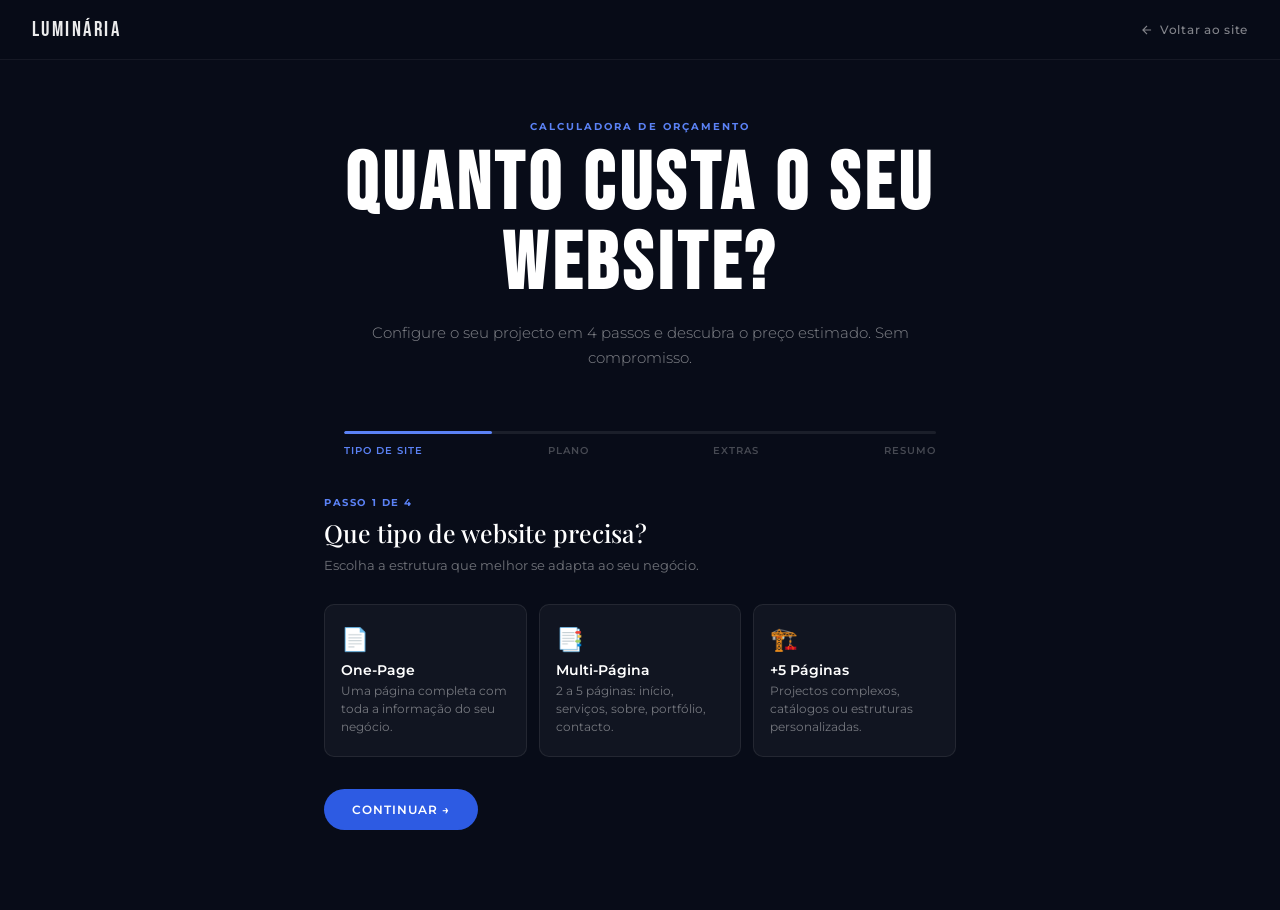
<file: orcamento.html>
<!DOCTYPE html>
<html lang="pt-PT">
<head>
  <meta charset="UTF-8">
  <script>window.GA_ID = 'G-4CMXRX3VQE';</script>
  <script>
  function loadGA(){
    var id=window.GA_ID;if(!id||id==='G-XXXXXXXXXX')return;
    var s=document.createElement('script');s.async=true;
    s.src='https://www.googletagmanager.com/gtag/js?id='+id;
    document.head.appendChild(s);
    window.dataLayer=window.dataLayer||[];
    function gtag(){dataLayer.push(arguments);}
    window.gtag=gtag;gtag('js',new Date());
    gtag('config',id,{anonymize_ip:true});
  }
  var _c=localStorage.getItem('ld-cookies');
  if(_c==='accepted') loadGA();
  </script>
  <meta name="viewport" content="width=device-width, initial-scale=1.0">
  <title>Calculadora de Orçamento · Luminária</title>
  <meta name="description" content="Calcule o orçamento do seu website em menos de 2 minutos.">
  <meta name="robots" content="noindex">
  <link rel="preconnect" href="https://fonts.googleapis.com">
  <link rel="preconnect" href="https://fonts.gstatic.com" crossorigin>
  <link href="https://fonts.googleapis.com/css2?family=Bebas+Neue&family=Montserrat:wght@300;400;500;600&family=Playfair+Display:ital,wght@0,400;0,500;1,400&display=swap" rel="stylesheet">
  <style>
    *, *::before, *::after { box-sizing: border-box; margin: 0; padding: 0; }

    :root {
      --ink:    #0A0F1E;
      --blue:   #2D5BE3;
      --blue-l: #5B82F5;
      --blue-x: #EEF2FF;
      --dark:   #080C18;
      --dark2:  #0A1628;
      --g6:     #4A5270;
      --g4:     #8A93B0;
      --g1:     #E8EBF2;
      --sil:    #F3F5F9;
      --white:  #FAFBFD;
      --ease:   cubic-bezier(.4,0,.2,1);
      --r:      10px;
    }

    html { scroll-behavior: smooth; }

    body {
      font-family: 'Montserrat', sans-serif;
      background: var(--dark);
      color: #fff;
      min-height: 100vh;
    }

    /* ── NAV ── */
    .nav {
      position: fixed; top: 0; left: 0; right: 0; z-index: 100;
      padding: 0 32px;
      height: 60px;
      display: flex; align-items: center; justify-content: space-between;
      background: rgba(8,12,24,.90);
      backdrop-filter: blur(12px);
      border-bottom: 1px solid rgba(255,255,255,.06);
    }
    .nav-brand {
      font-family: 'Bebas Neue', sans-serif;
      font-size: 1.3rem; letter-spacing: .12em;
      color: rgba(255,255,255,.92); text-decoration: none;
    }
    .nav-back {
      font-size: .75rem; font-weight: 500; letter-spacing: .06em;
      color: rgba(255,255,255,.50); text-decoration: none;
      display: flex; align-items: center; gap: 6px;
      transition: color .2s;
    }
    .nav-back:hover { color: rgba(255,255,255,.90); }
    .nav-back svg { width:14px; height:14px; }

    /* ── HERO ── */
    .hero {
      padding: 120px 24px 60px;
      text-align: center;
      max-width: 680px;
      margin: 0 auto;
    }
    .hero-eyebrow {
      font-size: .65rem; font-weight: 700; letter-spacing: .20em;
      text-transform: uppercase; color: var(--blue-l);
      margin-bottom: 12px;
    }
    .hero-title {
      font-family: 'Bebas Neue', sans-serif;
      font-size: clamp(2.8rem, 8vw, 5rem);
      letter-spacing: .06em; line-height: 1;
      color: #fff; margin-bottom: 16px;
    }
    .hero-sub {
      font-size: .92rem; font-weight: 300;
      color: rgba(255,255,255,.50); line-height: 1.7;
    }

    /* ── PROGRESS ── */
    .progress-wrap {
      max-width: 640px; margin: 0 auto 40px;
      padding: 0 24px;
    }
    .progress-bar {
      height: 3px; background: rgba(255,255,255,.08);
      border-radius: 100px; overflow: hidden;
    }
    .progress-fill {
      height: 100%; background: var(--blue-l);
      border-radius: 100px;
      transition: width .4s var(--ease);
    }
    .progress-steps {
      display: flex; justify-content: space-between;
      margin-top: 10px;
    }
    .progress-step {
      font-size: .62rem; font-weight: 600; letter-spacing: .10em;
      text-transform: uppercase; color: rgba(255,255,255,.25);
      transition: color .3s;
    }
    .progress-step.active { color: var(--blue-l); }
    .progress-step.done   { color: rgba(255,255,255,.45); }

    /* ── CALCULATOR ── */
    .calc-wrap {
      max-width: 680px; margin: 0 auto;
      padding: 0 24px 80px;
    }

    /* Passo */
    .step {
      display: none;
      animation: fadeIn .35s ease;
    }
    .step.active { display: block; }

    @keyframes fadeIn {
      from { opacity:0; transform:translateY(8px); }
      to   { opacity:1; transform:translateY(0); }
    }

    .step-label {
      font-size: .62rem; font-weight: 700; letter-spacing: .16em;
      text-transform: uppercase; color: var(--blue-l);
      margin-bottom: 8px;
    }
    .step-title {
      font-family: 'Playfair Display', serif;
      font-size: 1.55rem; font-weight: 500;
      color: #fff; margin-bottom: 6px;
    }
    .step-desc {
      font-size: .82rem; color: rgba(255,255,255,.42);
      margin-bottom: 28px; line-height: 1.6;
    }

    /* Cards de opção */
    .options-grid {
      display: grid;
      grid-template-columns: repeat(auto-fit, minmax(180px, 1fr));
      gap: 12px;
      margin-bottom: 32px;
    }
    .option-card {
      background: rgba(255,255,255,.04);
      border: 1.5px solid rgba(255,255,255,.08);
      border-radius: var(--r);
      padding: 20px 16px;
      cursor: pointer;
      transition: all .22s var(--ease);
      position: relative;
      user-select: none;
    }
    .option-card:hover {
      border-color: rgba(91,130,245,.40);
      background: rgba(45,91,227,.08);
    }
    .option-card.selected {
      border-color: var(--blue-l);
      background: rgba(45,91,227,.14);
    }
    .option-card.selected::after {
      content: '✓';
      position: absolute; top: 10px; right: 12px;
      font-size: .78rem; font-weight: 700;
      color: var(--blue-l);
    }
    .option-icon {
      font-size: 1.4rem; margin-bottom: 8px;
    }
    .option-name {
      font-size: .88rem; font-weight: 600;
      color: #fff; margin-bottom: 4px;
    }
    .option-desc {
      font-size: .74rem; color: rgba(255,255,255,.42);
      line-height: 1.5;
    }


    /* Checkboxes de extras */
    .extras-grid {
      display: grid;
      grid-template-columns: 1fr 1fr;
      gap: 10px;
      margin-bottom: 32px;
    }
    .extra-item {
      display: flex; align-items: flex-start; gap: 12px;
      background: rgba(255,255,255,.04);
      border: 1.5px solid rgba(255,255,255,.08);
      border-radius: var(--r);
      padding: 14px 14px;
      cursor: pointer;
      transition: all .22s var(--ease);
      user-select: none;
    }
    .extra-item:hover { border-color: rgba(91,130,245,.35); }
    .extra-item.selected {
      border-color: var(--blue-l);
      background: rgba(45,91,227,.10);
    }
    .extra-check {
      width: 18px; height: 18px; flex-shrink: 0;
      border: 1.5px solid rgba(255,255,255,.25);
      border-radius: 5px; margin-top: 1px;
      display: flex; align-items: center; justify-content: center;
      transition: all .2s;
      font-size: .70rem; color: #fff;
    }
    .extra-item.selected .extra-check {
      background: var(--blue); border-color: var(--blue);
    }
    .extra-info { flex: 1; }
    .extra-name {
      font-size: .82rem; font-weight: 600; color: #fff;
      margin-bottom: 2px;
    }
    .extra-note {
      font-size: .70rem; color: rgba(91,130,245,.75); font-weight: 500;
    }
    .extra-price {
      font-size: .72rem; color: var(--blue-l); font-weight: 500;
    }

    /* Toggle gestão */
    .toggle-row {
      display: flex; align-items: center; justify-content: space-between;
      background: rgba(255,255,255,.04);
      border: 1.5px solid rgba(255,255,255,.08);
      border-radius: var(--r);
      padding: 18px 20px;
      margin-bottom: 32px;
      cursor: pointer;
      transition: all .22s;
    }
    .toggle-row:hover { border-color: rgba(91,130,245,.35); }
    .toggle-row.selected { border-color: var(--blue-l); background: rgba(45,91,227,.10); }
    .toggle-info .toggle-name { font-size: .92rem; font-weight: 600; color: #fff; }
    .toggle-info .toggle-desc { font-size: .78rem; color: rgba(255,255,255,.42); margin-top: 3px; }
    .toggle-price { font-size: .88rem; font-weight: 600; color: var(--blue-l); white-space: nowrap; margin-left: 16px; }
    .toggle-switch {
      width: 42px; height: 24px; border-radius: 100px;
      background: rgba(255,255,255,.12);
      border: 1px solid rgba(255,255,255,.15);
      position: relative; flex-shrink: 0; margin-left: 12px;
      transition: background .22s;
    }
    .toggle-switch::after {
      content: '';
      position: absolute; top: 3px; left: 3px;
      width: 16px; height: 16px; border-radius: 50%;
      background: rgba(255,255,255,.50);
      transition: all .22s;
    }
    .toggle-row.selected .toggle-switch { background: var(--blue); border-color: var(--blue); }
    .toggle-row.selected .toggle-switch::after { left: 21px; background: #fff; }



    /* ── BOTÕES ── */
    .btn-row {
      display: flex; gap: 12px; margin-top: 8px;
    }
    .btn {
      padding: 13px 28px; border-radius: 100px;
      font-family: 'Montserrat', sans-serif;
      font-size: .78rem; font-weight: 600;
      letter-spacing: .08em; text-transform: uppercase;
      cursor: pointer; transition: all .22s var(--ease);
      border: none; text-decoration: none;
      display: inline-flex; align-items: center; gap: 8px;
    }
    .btn-primary {
      background: var(--blue); color: #fff;
    }
    .btn-primary:hover { background: #1f46c4; transform: translateY(-1px); }
    .btn-secondary {
      background: transparent; color: rgba(255,255,255,.55);
      border: 1.5px solid rgba(255,255,255,.15);
    }
    .btn-secondary:hover { color: #fff; border-color: rgba(255,255,255,.35); }

    /* ── RESUMO FINAL ── */
    .resumo {
      background: rgba(255,255,255,.04);
      border: 1px solid rgba(45,91,227,.20);
      border-radius: 14px;
      padding: 28px 24px;
      margin-bottom: 28px;
    }
    .resumo-title {
      font-size: .62rem; font-weight: 700; letter-spacing: .16em;
      text-transform: uppercase; color: var(--blue-l);
      margin-bottom: 16px;
    }
    .resumo-row {
      display: flex; justify-content: space-between; align-items: center;
      padding: 9px 0;
      border-bottom: 1px solid rgba(255,255,255,.06);
      font-size: .85rem;
    }
    .resumo-row:last-child { border-bottom: none; padding-bottom: 0; }
    .resumo-row-name { color: rgba(255,255,255,.65); }
    .resumo-row-price { font-weight: 600; color: #fff; }
    .resumo-total {
      display: flex; justify-content: space-between; align-items: center;
      margin-top: 16px; padding-top: 16px;
      border-top: 1px solid rgba(45,91,227,.25);
    }
    .resumo-total-label {
      font-size: .78rem; font-weight: 700; letter-spacing: .08em;
      text-transform: uppercase; color: rgba(255,255,255,.55);
    }
    .resumo-total-price {
      font-family: 'Bebas Neue', sans-serif;
      font-size: 2.2rem; letter-spacing: .06em; color: #fff;
    }
    .resumo-total-price span { font-size: 1rem; color: var(--blue-l); }

    .resumo-nota {
      margin-top: 14px;
      font-size: .74rem; color: rgba(255,255,255,.30);
      line-height: 1.6;
    }

    .btn-orcamento {
      width: 100%; padding: 16px;
      background: var(--blue); color: #fff;
      border: none; border-radius: 100px;
      font-family: 'Montserrat', sans-serif;
      font-size: .85rem; font-weight: 600; letter-spacing: .08em;
      text-transform: uppercase; cursor: pointer;
      transition: all .25s; margin-top: 6px;
      display: flex; align-items: center; justify-content: center; gap: 10px;
    }
    .btn-orcamento:hover { background: #1f46c4; transform: translateY(-2px); box-shadow: 0 8px 24px rgba(45,91,227,.40); }

    /* Resumo melhorado */
    .resumo-secao {
      margin-bottom: 16px;
      padding-bottom: 16px;
      border-bottom: 1px solid rgba(255,255,255,.07);
    }
    .resumo-secao:last-of-type { border-bottom: none; }
    .resumo-secao-header {
      display: flex; justify-content: space-between; align-items: center;
      margin-bottom: 12px; gap: 12px;
    }
    .resumo-secao-nome {
      font-size: .88rem; font-weight: 700; color: #fff;
    }
    .resumo-secao-preco {
      font-size: .88rem; font-weight: 700; color: var(--blue-l);
      white-space: nowrap;
    }
    .resumo-features {
      list-style: none; padding: 0; margin: 0;
      display: flex; flex-direction: column; gap: 6px;
    }
    .resumo-features li {
      display: flex; align-items: flex-start; gap: 10px;
      font-size: .80rem; color: rgba(255,255,255,.60);
      line-height: 1.5;
    }
    .resumo-check {
      color: var(--blue-l); font-weight: 700;
      flex-shrink: 0; width: 14px; margin-top: 1px;
    }
    .resumo-feat-preco {
      margin-left: auto; padding-left: 12px;
      font-size: .78rem; font-weight: 600;
      color: var(--blue-l); white-space: nowrap;
    }
    .resumo-secao--extras .resumo-features li { color: rgba(255,255,255,.70); }

    @media (max-width: 540px) {
      .extras-grid { grid-template-columns: 1fr; }
      .options-grid { grid-template-columns: 1fr; }
      .price-total { font-size: 1.6rem; }
    }
  </style>
</head>
<body>

<!-- NAV -->
<nav class="nav">
  <a href="index.html" class="nav-brand">Luminária</a>
  <a href="index.html#contacto" class="nav-back">
    <svg fill="none" stroke="currentColor" stroke-width="2" viewBox="0 0 24 24"><path d="M19 12H5M12 5l-7 7 7 7"/></svg>
    Voltar ao site
  </a>
</nav>

<!-- HERO -->
<div class="hero">
  <p class="hero-eyebrow">Calculadora de Orçamento</p>
  <h1 class="hero-title">Quanto custa o seu website?</h1>
  <p class="hero-sub">Configure o seu projecto em 4 passos e descubra o preço estimado. Sem compromisso.</p>
</div>

<!-- PROGRESS -->
<div class="progress-wrap">
  <div class="progress-bar">
    <div class="progress-fill" id="progressFill" style="width:25%"></div>
  </div>
  <div class="progress-steps">
    <span class="progress-step active" id="ps1">Tipo de site</span>
    <span class="progress-step" id="ps2">Plano</span>
    <span class="progress-step" id="ps3">Extras</span>
    <span class="progress-step" id="ps4">Resumo</span>
  </div>
</div>

<!-- CALCULADORA -->
<div class="calc-wrap">

  <!-- PASSO 1 — TIPO -->
  <div class="step active" id="step1">
    <p class="step-label">Passo 1 de 4</p>
    <h2 class="step-title">Que tipo de website precisa?</h2>
    <p class="step-desc">Escolha a estrutura que melhor se adapta ao seu negócio.</p>
    <div class="options-grid">
      <div class="option-card" data-tipo="onepage" onclick="selectTipo(this)">
        <div class="option-icon">📄</div>
        <div class="option-name">One-Page</div>
        <div class="option-desc">Uma página completa com toda a informação do seu negócio.</div>
        
      </div>
      <div class="option-card" data-tipo="multipagina" onclick="selectTipo(this)">
        <div class="option-icon">📑</div>
        <div class="option-name">Multi-Página</div>
        <div class="option-desc">2 a 5 páginas: início, serviços, sobre, portfólio, contacto.</div>
        
      </div>
      <div class="option-card" data-tipo="avancado" onclick="selectTipo(this)">
        <div class="option-icon">🏗️</div>
        <div class="option-name">+5 Páginas</div>
        <div class="option-desc">Projectos complexos, catálogos ou estruturas personalizadas.</div>
        
      </div>
    </div>
    <div class="btn-row">
      <button class="btn btn-primary" onclick="goStep(2)" id="btn1" disabled>Continuar →</button>
    </div>
  </div>

  <!-- PASSO 2 — PLANO -->
  <div class="step" id="step2">
    <p class="step-label">Passo 2 de 4</p>
    <h2 class="step-title">Que plano prefere?</h2>
    <p class="step-desc">Compare as funcionalidades e escolha o que melhor serve o seu negócio.</p>
    <div class="options-grid" id="planosGrid">
      <!-- preenchido por JS -->
    </div>
    <div class="btn-row">
      <button class="btn btn-secondary" onclick="goStep(1)">← Anterior</button>
      <button class="btn btn-primary" onclick="goStep(3)" id="btn2" disabled>Continuar →</button>
    </div>
  </div>

  <!-- PASSO 3 — EXTRAS -->
  <div class="step" id="step3">
    <p class="step-label">Passo 3 de 4</p>
    <h2 class="step-title">Quer adicionar extras?</h2>
    <p class="step-desc">Todos opcionais. Pode acrescentar mais tarde.</p>

    <div class="extras-grid">
      <div class="extra-item" onclick="toggleExtra(this,'bilingue',50)">
        <div class="extra-check"></div>
        <div class="extra-info">
          <div class="extra-name">Versão Bilingue (PT + outra língua)</div>
          <div class="extra-note">+50 € por cada língua adicional</div>
        </div>
      </div>
      <div class="extra-item" onclick="toggleExtra(this,'darkmode',50)">
        <div class="extra-check"></div>
        <div class="extra-info">
          <div class="extra-name">Light Mode / Dark Mode</div>
          <div class="extra-note">+50 €</div>
        </div>
      </div>
      <div class="extra-item" onclick="toggleExtra(this,'blog',0,'orcamento')">
        <div class="extra-check"></div>
        <div class="extra-info">
          <div class="extra-name">Sistema de Artigos (Blog)</div>
          <div class="extra-note">Sob orçamento</div>
        </div>
      </div>
      <div class="extra-item" onclick="toggleExtra(this,'crm',0,'orcamento')">
        <div class="extra-check"></div>
        <div class="extra-info">
          <div class="extra-name">CRM — Gestão de Clientes</div>
          <div class="extra-note">Sob orçamento</div>
        </div>
      </div>
      <div class="extra-item" onclick="toggleExtra(this,'api',0,'orcamento')">
        <div class="extra-check"></div>
        <div class="extra-info">
          <div class="extra-name">Integrações &amp; APIs</div>
          <div class="extra-note">Sob orçamento</div>
        </div>
      </div>
      <div class="extra-item" onclick="toggleExtra(this,'ecommerce',0,'orcamento')">
        <div class="extra-check"></div>
        <div class="extra-info">
          <div class="extra-name">E-commerce</div>
          <div class="extra-note">Sob orçamento</div>
        </div>
      </div>
      <div class="extra-item" onclick="toggleExtra(this,'gestao',50,'hora')">
        <div class="extra-check"></div>
        <div class="extra-info">
          <div class="extra-name">Gestão Contínua</div>
          <div class="extra-note">50 €/hora</div>
        </div>
      </div>
    </div>

    <div class="btn-row">
      <button class="btn btn-secondary" onclick="goStep(2)">← Anterior</button>
      <button class="btn btn-primary" onclick="goStep(4)">Ver Resumo →</button>
    </div>
  </div>

  <!-- PASSO 4 — RESUMO -->
  <div class="step" id="step4">
    <p class="step-label">Passo 4 de 4</p>
    <h2 class="step-title">O seu orçamento estimado</h2>
    <p class="step-desc">Valores indicativos. O orçamento final é confirmado após a reunião inicial gratuita.</p>

    <div class="resumo" id="resumoBox">
      <!-- preenchido por JS -->
    </div>

    <button class="btn-orcamento" onclick="enviarOrcamento()">
      <svg width="18" height="18" fill="none" stroke="currentColor" stroke-width="2" viewBox="0 0 24 24"><path d="M22 2L11 13M22 2l-7 20-4-9-9-4 20-7z"/></svg>
      Agendar reunião gratuita
    </button>

    <div class="btn-row" style="margin-top:14px; justify-content:center;">
      <button class="btn btn-secondary" onclick="goStep(3)">← Alterar opções</button>
      <button class="btn btn-secondary" onclick="resetCalc()">Recomeçar</button>
    </div>
  </div>

</div>



<script>
// ── Estado ──
var state = {
  tipo: null,
  plano: null,
  planoPreco: 0,
  planoNome: '',
  extras: {},
  gestaoMensal: false,
};

// ── Preços base ──
var FEATURES = {
  onepage: {
    base: [
      'Website desenvolvido para transmitir confiança e credibilidade',
      'Experiência optimizada para telemóvel e qualquer dispositivo',
      'Carregamento rápido e performance optimizada',
      'Domínio grátis no 1.º ano, registado em nome do cliente',
      'Email profissional grátis no 1.º ano',
      'Presença nos mapas e Google (Google Business Profile)',
      'Ligações para redes sociais e WhatsApp',
      'SEO inicial para aparecer nos resultados de pesquisa',
      'Sessão de esclarecimentos após a entrega do website',
      'Contacto de acompanhamento após a entrega',
      'Relatório final Básico',
    ],
    essencial: [
      'Tudo do plano Base',
      'Monitorização da presença do website no Google',
      'Relatório final Essencial (em vez de Básico)',
    ],
    business: [
      'Tudo do plano Essencial',
      'Formulário de contacto ligado ao email da empresa',
      'Email marketing integrado',
      'Análise de visitantes e canais que geram contactos',
      'Relatório final Business com dados e métricas',
    ],
    premium: [
      'Tudo do plano Business',
      'SEO local aprofundado para pesquisas na sua zona',
      'Rastreio de acções: cliques, contactos e chamadas',
      'Revisão e melhoria dos textos do cliente',
      'Relatório estratégico com recomendações',
    ],
  },
  multipagina: {
    base: [
      'Website profissional com até 5 páginas',
      'Experiência optimizada para telemóvel e qualquer dispositivo',
      'Carregamento rápido e performance optimizada',
      'Domínio grátis no 1.º ano, registado em nome do cliente',
      'Email profissional grátis no 1.º ano',
      'Navegação clara e intuitiva entre secções',
      'Google Business Profile configurado',
      'SEO técnico e on-page por cada página',
      'Sessão de esclarecimentos após a entrega do website',
      'Contacto de acompanhamento após a entrega',
      'Relatório final Básico',
    ],
    essencial: [
      'Tudo do plano Base',
      'Monitorização da presença do website no Google',
      'Relatório final Essencial (em vez de Básico)',
    ],
    business: [
      'Tudo do plano Essencial',
      'Formulário de contacto ligado ao email da empresa',
      'Email marketing integrado',
      'Análise de visitantes e canais que geram contactos',
      'Relatório final Business com dados e métricas',
    ],
    premium: [
      'Tudo do plano Business',
      'SEO local aprofundado para pesquisas na sua zona',
      'Rastreio de acções: cliques, contactos e chamadas',
      'Sistema de artigos (notícias, projectos, casos de estudo)',
      'Revisão e melhoria dos textos do cliente',
      'Relatório estratégico com recomendações',
    ],
  },
  avancado: {
    standard: [
      'Website personalizado com mais de 5 páginas',
      'Estrutura definida conforme os objectivos do projecto',
      'SEO técnico e on-page completo',
      'Domínio e alojamento grátis no 1.º ano',
      'Email profissional grátis no 1.º ano',
      'Google Business Profile configurado',
      'Sessão de formação e relatório de entrega',
      'Preço e funcionalidades confirmados na reunião inicial',
    ],
    complexo: [
      'Projecto desenvolvido à medida',
      'Funcionalidades avançadas conforme requisitos',
      'Integrações, catálogos, áreas reservadas ou APIs',
      'Orçamento personalizado após reunião inicial gratuita',
    ],
  },
};

var PLANOS = {
  onepage: [
    { id:'base',      nome:'Base',      preco:300,  desc:'Presença online essencial, sem monitorização Google.' },
    { id:'essencial', nome:'Essencial', preco:375,  desc:'Presença profissional completa com monitorização Google.' },
    { id:'business',  nome:'Business',  preco:450,  desc:'Essencial mais marketing digital e análise de resultados.' },
    { id:'premium',   nome:'Premium',   preco:600,  desc:'Completo com SEO avançado, textos revistos e relatório estratégico.' },
  ],
  multipagina: [
    { id:'base',      nome:'Base',      preco:450,  desc:'Até 5 páginas, presença online essencial sem monitorização.' },
    { id:'essencial', nome:'Essencial', preco:550,  desc:'Até 5 páginas com SEO individual e presença no Google.' },
    { id:'business',  nome:'Business',  preco:700,  desc:'Essencial mais marketing, analytics e optimização.' },
    { id:'premium',   nome:'Premium',   preco:900, desc:'Completo com blog, revisão de textos e relatório estratégico.' },
  ],
  avancado: [
    { id:'standard',  nome:'Standard',  preco:700, desc:'A partir de 700 €. Projectos com mais de 5 páginas, desenvolvidos à medida.' },
    { id:'complexo',  nome:'Complexo',  preco:0,    desc:'Funcionalidades avançadas. Orçamento personalizado.' },
  ],
};

var TIPO_NOME = { onepage:'One-Page', multipagina:'Multi-Página', avancado:'+5 Páginas' };

// ── Passo 1: tipo ──
function selectTipo(card) {
  document.querySelectorAll('[data-tipo]').forEach(function(c){ c.classList.remove('selected'); });
  card.classList.add('selected');
  state.tipo = card.dataset.tipo;
  state.plano = null; state.planoPreco = 0; state.planoNome = '';
  document.getElementById('btn1').disabled = false;
  renderPlanos();
  updatePrice();
}

// ── Passo 2: planos ──
function renderPlanos() {
  if(!state.tipo) return;
  var grid = document.getElementById('planosGrid');
  var planos = PLANOS[state.tipo];
  grid.innerHTML = '';
  planos.forEach(function(p) {
    var card = document.createElement('div');
    card.className = 'option-card';
    card.dataset.plano = p.id;
    card.dataset.preco = p.preco;
    card.dataset.nome = p.nome;
    card.innerHTML =
      '<div class="option-name">' + p.nome + '</div>' +
      '<div class="option-desc">' + p.desc + '</div>';
    card.onclick = function(){ selectPlano(card); };
    grid.appendChild(card);
  });
}

function selectPlano(card) {
  document.querySelectorAll('#planosGrid .option-card').forEach(function(c){ c.classList.remove('selected'); });
  card.classList.add('selected');
  state.plano    = card.dataset.plano;
  state.planoPreco = parseInt(card.dataset.preco) || 0;
  state.planoNome  = card.dataset.nome;
  document.getElementById('btn2').disabled = false;
  updatePrice();
}

// ── Passo 3: extras ──
function toggleExtra(el, key, val, tipo) {
  el.classList.toggle('selected');
  var chk = el.querySelector('.extra-check');
  if(el.classList.contains('selected')) {
    state.extras[key] = { val: val, tipo: tipo||'unico', nome: el.querySelector('.extra-name').textContent };
    chk.textContent = '✓';
  } else {
    delete state.extras[key];
    chk.textContent = '';
  }
  updatePrice();
}

// ── Preço total ──
function calcTotal() {
  var total = state.planoPreco;
  Object.values(state.extras).forEach(function(e){ if(e.tipo !== 'mensal') total += e.val; });
  return total;
}

function updatePrice() {
  /* preço só visível no resumo final — não actualizar durante os passos */
}

// ── Passo 4: resumo ──
function renderResumo() {
  var box = document.getElementById('resumoBox');
  var total = calcTotal();
  var mensal = state.extras['gestao'];

  /* Cabeçalho do plano */
  var html = '<p class="resumo-title">O que está incluído no seu projecto</p>';

  /* Bloco do plano base com funcionalidades */
  if(state.tipo && state.plano) {
    var feats = (FEATURES[state.tipo] && FEATURES[state.tipo][state.plano]) || [];
    html += '<div class="resumo-secao">';
    html += '<div class="resumo-secao-header"><span class="resumo-secao-nome">' + TIPO_NOME[state.tipo] + ' — Plano ' + state.planoNome + '</span><span class="resumo-secao-preco">' + (state.planoPreco > 0 ? state.planoPreco.toLocaleString('pt-PT') + ' €' : 'Sob orçamento') + '</span></div>';
    html += '<ul class="resumo-features">';
    feats.forEach(function(f){ html += '<li><span class="resumo-check">✓</span>' + f + '</li>'; });
    html += '</ul></div>';
  }

  /* Extras seleccionados */
  var extrasKeys = Object.keys(state.extras);
  if(extrasKeys.length > 0) {
    html += '<div class="resumo-secao resumo-secao--extras">';
    html += '<div class="resumo-secao-header"><span class="resumo-secao-nome">Extras adicionados</span></div>';
    html += '<ul class="resumo-features">';
    extrasKeys.forEach(function(k){
      var e = state.extras[k];
      html += '<li><span class="resumo-check">+</span>' + e.nome + '<span class="resumo-feat-preco">' + (e.tipo === 'mensal' ? e.val + ' €/hora' : '+' + e.val.toLocaleString('pt-PT') + ' €') + '</span></li>';
    });
    html += '</ul></div>';
  }

  /* Total */
  html += '<div class="resumo-total">';
  html += '<span class="resumo-total-label">Total estimado</span>';
  html += '<div style="text-align:right">';
  html += '<span class="resumo-total-price">' + (total > 0 ? total.toLocaleString('pt-PT') : '—') + ' <span>€</span></span>';
  if(mensal) html += '<div style="font-size:.75rem;color:var(--blue-l);margin-top:4px;">+ 50 €/hora gestão contínua</div>';
  html += '</div></div>';
  html += '<p class="resumo-nota">Valores indicativos. O preço final é confirmado na reunião inicial gratuita, sem compromisso.</p>';

  box.innerHTML = html;
}

// ── Navegação entre passos ──
function goStep(n) {
  document.querySelectorAll('.step').forEach(function(s){ s.classList.remove('active'); });
  document.getElementById('step'+n).classList.add('active');
  var pcts = ['25%','50%','75%','100%'];
  document.getElementById('progressFill').style.width = pcts[n-1];
  for(var i=1;i<=4;i++){
    var el = document.getElementById('ps'+i);
    el.classList.remove('active','done');
    if(i === n) el.classList.add('active');
    else if(i < n) el.classList.add('done');
  }
  if(n === 4) renderResumo();
  window.scrollTo({top:0, behavior:'smooth'});
}

// ── Enviar para formulário ──
function enviarOrcamento() {
  var linhas = [];
  linhas.push('Olá! Vim da calculadora de orçamento do vosso site e gostaria de agendar uma reunião gratuita.');
  linhas.push('');
  if(state.tipo && state.planoNome) {
    linhas.push('📋 *Tipo:* ' + TIPO_NOME[state.tipo] + ' — Plano ' + state.planoNome + (state.planoPreco > 0 ? ' (' + state.planoPreco.toLocaleString('pt-PT') + '€)' : ' (Sob orçamento)'));
  }
  var extrasKeys = Object.keys(state.extras);
  if(extrasKeys.length > 0) {
    linhas.push('');
    linhas.push('➕ *Extras seleccionados:*');
    extrasKeys.forEach(function(k){
      var e = state.extras[k];
      var precoStr = e.tipo === 'orcamento' ? 'Sob orçamento' : (e.tipo === 'hora' ? e.val + '€/hora' : '+' + e.val + '€');
      linhas.push('  • ' + e.nome + ' (' + precoStr + ')');
    });
  }
  var total = calcTotal();
  if(total > 0) {
    linhas.push('');
    linhas.push('💶 *Estimativa total:* ' + total.toLocaleString('pt-PT') + ' €');
  }
  linhas.push('');
  linhas.push('Quando podemos agendar a reunião?');
  var msg = encodeURIComponent(linhas.join('\n'));
  /* Abrir WhatsApp com número da Luminária */
  var waNumber = '351961149641';
  window.open('https://wa.me/' + waNumber + '?text=' + msg, '_blank');
}

function resetCalc() {
  state = { tipo:null, plano:null, planoPreco:0, planoNome:'', extras:{}, gestaoMensal:false };
  document.querySelectorAll('.option-card').forEach(function(c){ c.classList.remove('selected'); });
  document.querySelectorAll('.extra-item').forEach(function(e){ e.classList.remove('selected'); e.querySelector('.extra-check').textContent=''; });
  document.getElementById('btn1').disabled = true;
  updatePrice();
  goStep(1);
}
</script>
</body>
</html>
</file>
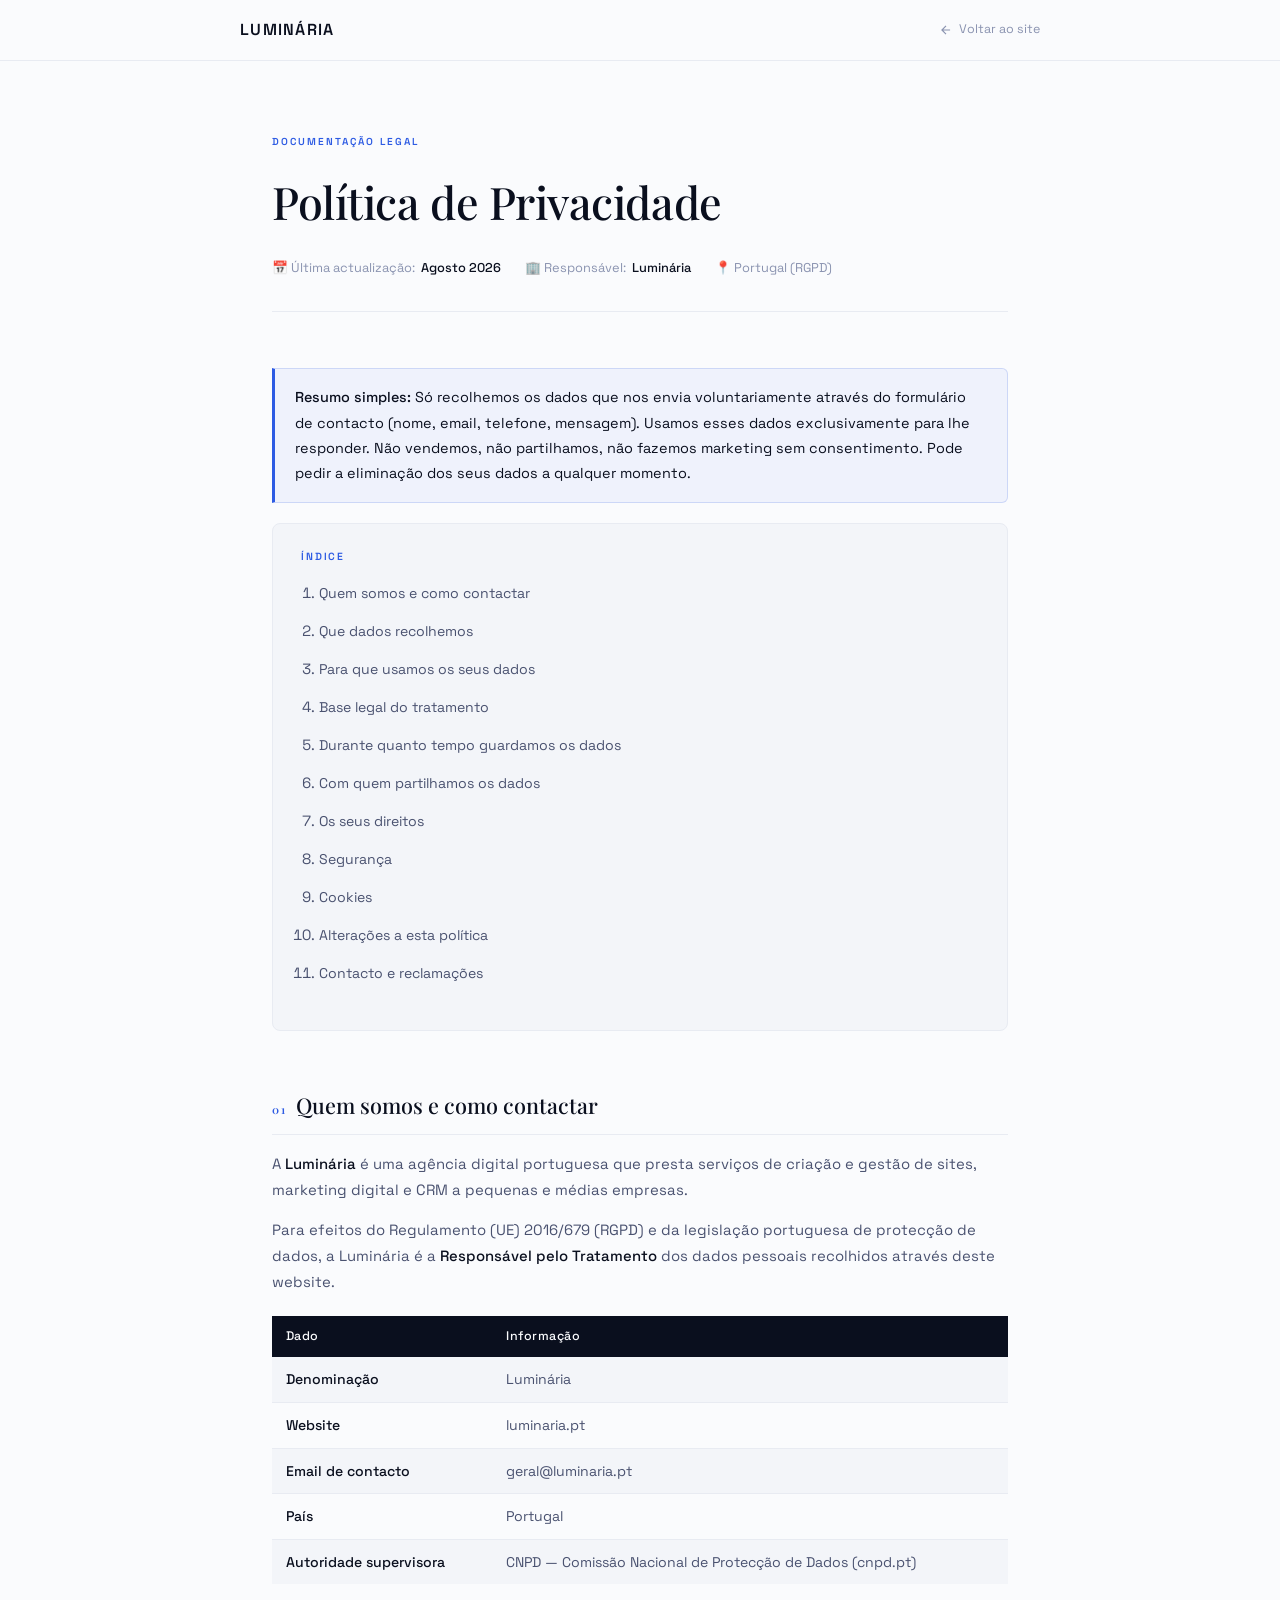
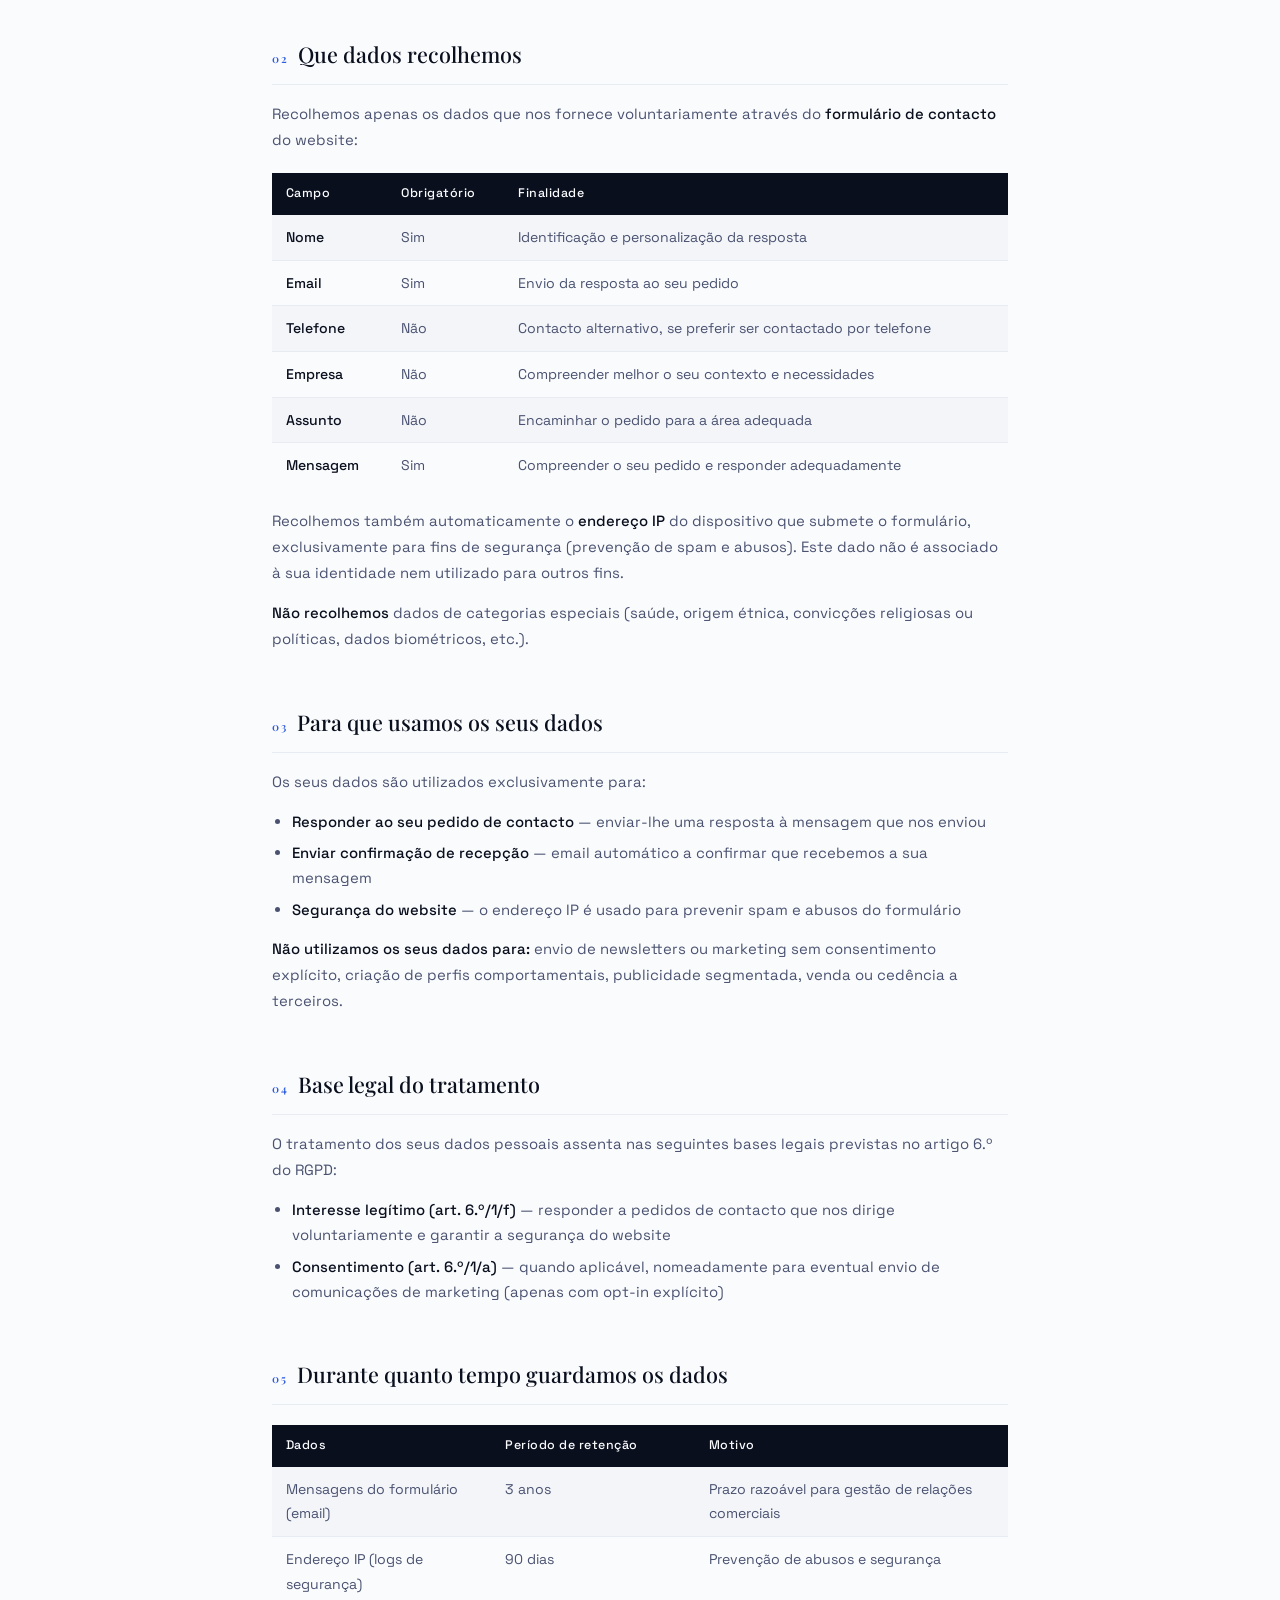
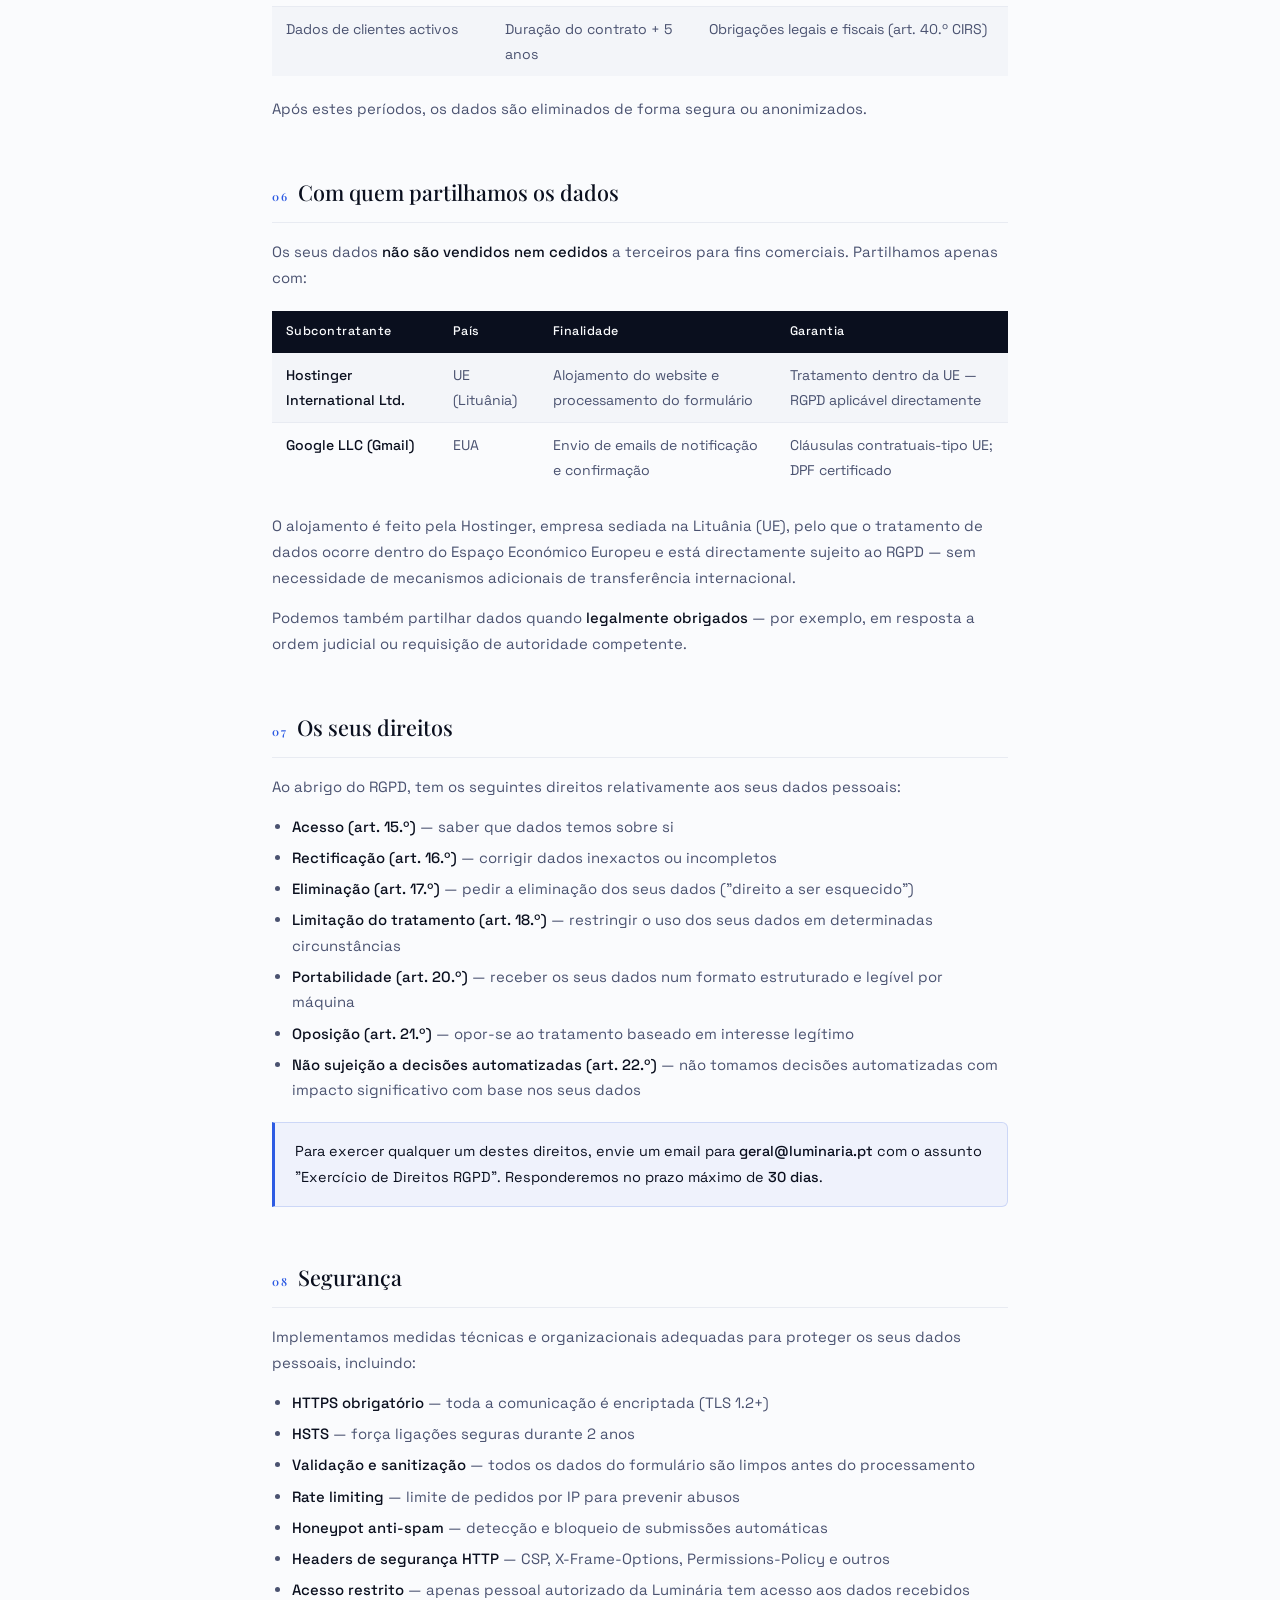
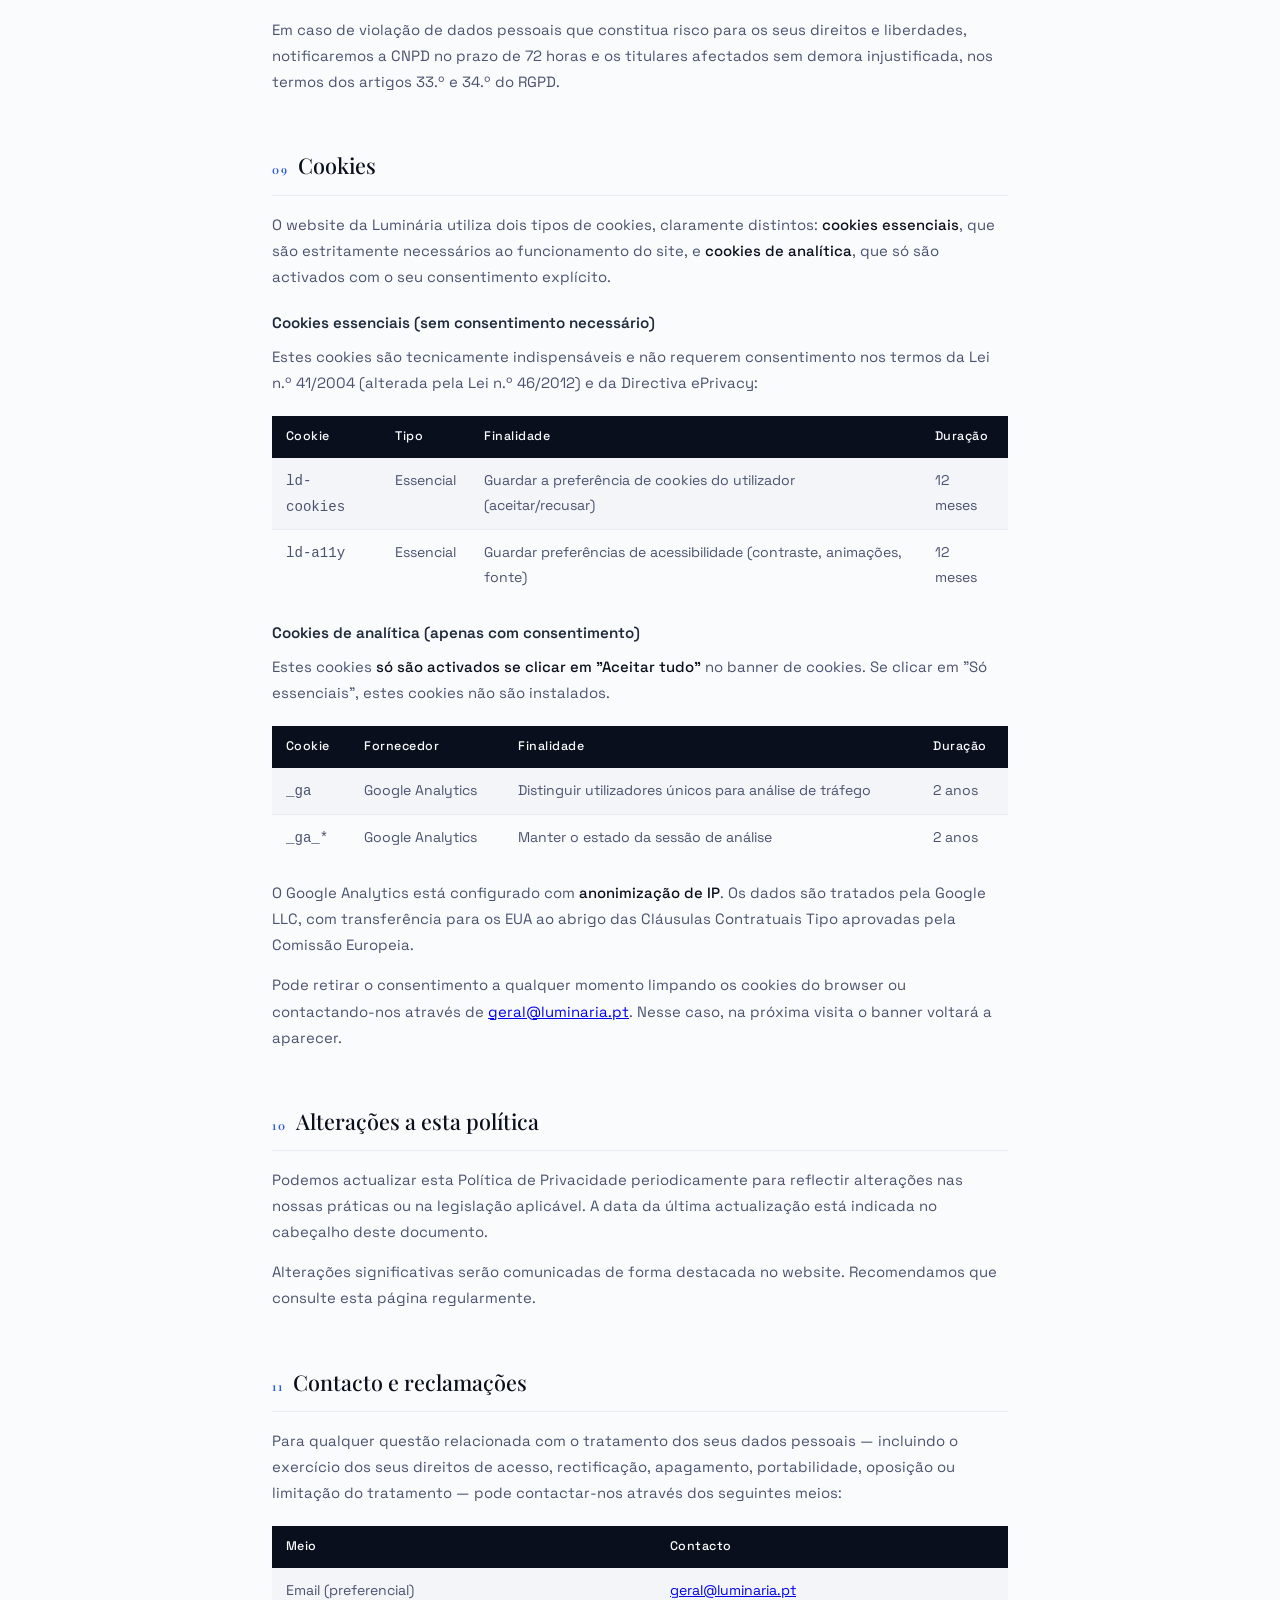
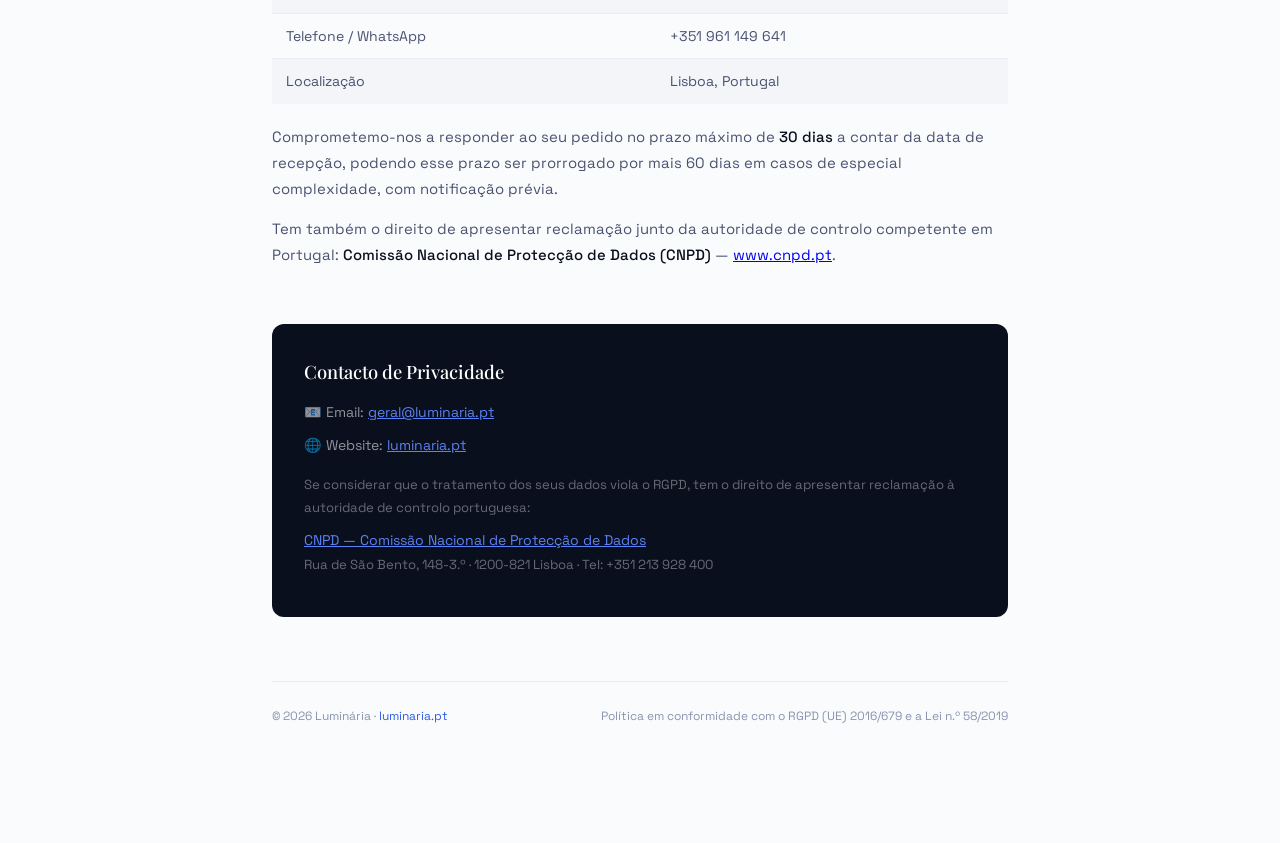
<file: privacidade.html>
<!DOCTYPE html>
<html lang="pt-PT" style="background:#FAFBFD;">
<head>
  <meta charset="UTF-8">
  <meta name="viewport" content="width=device-width, initial-scale=1.0">
  <meta http-equiv="X-UA-Compatible" content="IE=edge">
  <meta name="robots" content="noindex, follow">
  <title>Política de Privacidade — Luminária</title>
  <link rel="preconnect" href="https://fonts.googleapis.com">
  <link rel="preconnect" href="https://fonts.gstatic.com" crossorigin>
  <link href="https://fonts.googleapis.com/css2?family=Playfair+Display:ital,wght@0,400;0,500;1,400&family=Space+Grotesk:wght@300;400;500&display=swap" rel="stylesheet">
  <style>
    *, *::before, *::after { margin:0; padding:0; box-sizing:border-box; }
    html { font-size:16px; scroll-behavior:smooth; }
    body {
      font-family: 'Space Grotesk', system-ui, sans-serif;
      background: #FAFBFD;
      color: #0A0F1E;
      line-height: 1.75;
      -webkit-font-smoothing: antialiased;
    }

    /* Nav simples */
    .nav {
      position: sticky; top: 0;
      background: rgba(250,251,253,.97);
      backdrop-filter: blur(12px);
      border-bottom: 1px solid #E8EBF2;
      padding: 0 32px; z-index: 100;
    }
    .nav-inner {
      max-width: 800px; margin: 0 auto;
      display: flex; align-items: center; justify-content: space-between;
      height: 60px;
    }
    .nav-brand {
      font-family: 'Space Grotesk', sans-serif;
      font-size: 1rem; font-weight: 600;
      letter-spacing: .08em; text-transform: uppercase;
      color: #0A0F1E; text-decoration: none;
    }
    .nav-back {
      font-size: .78rem; color: #8A93B0;
      text-decoration: none; display: flex; align-items: center; gap: 6px;
      transition: color .2s;
    }
    .nav-back:hover { color: #2D5BE3; }
    .nav-back svg { flex-shrink: 0; }

    /* Conteúdo */
    .wrap {
      max-width: 800px; margin: 0 auto;
      padding: 72px 32px 120px;
    }

    /* Cabeçalho */
    .doc-header { margin-bottom: 56px; padding-bottom: 32px; border-bottom: 1px solid #E8EBF2; }
    .doc-eyebrow {
      font-size: .63rem; font-weight: 600;
      letter-spacing: .20em; text-transform: uppercase;
      color: #2D5BE3; margin-bottom: 12px;
    }
    .doc-title {
      font-family: 'Playfair Display', serif;
      font-size: clamp(1.8rem, 4vw, 2.8rem);
      font-weight: 500; color: #0A0F1E;
      margin-bottom: 16px; letter-spacing: -.01em;
    }
    .doc-meta {
      font-size: .80rem; color: #8A93B0;
      display: flex; gap: 24px; flex-wrap: wrap;
    }
    .doc-meta span { display: flex; align-items: center; gap: 6px; }

    /* Índice */
    .toc {
      background: #F3F5F9;
      border: 1px solid #E8EBF2;
      border-radius: 8px;
      padding: 24px 28px;
      margin-bottom: 56px;
    }
    .toc-title {
      font-size: .65rem; font-weight: 600;
      letter-spacing: .18em; text-transform: uppercase;
      color: #2D5BE3; margin-bottom: 14px;
    }
    .toc ol {
      padding-left: 18px;
      display: flex; flex-direction: column; gap: 6px;
    }
    .toc a {
      font-size: .88rem; color: #4A5270;
      text-decoration: none; transition: color .2s;
    }
    .toc a:hover { color: #2D5BE3; }

    /* Secções */
    .section { margin-bottom: 52px; }
    .section-title {
      font-family: 'Playfair Display', serif;
      font-size: 1.35rem; font-weight: 500;
      color: #0A0F1E; margin-bottom: 16px;
      padding-bottom: 10px;
      border-bottom: 1px solid #E8EBF2;
      display: flex; align-items: baseline; gap: 10px;
    }
    .section-num {
      font-size: .70rem; font-weight: 600;
      letter-spacing: .14em; text-transform: uppercase;
      color: #2D5BE3; flex-shrink: 0;
    }
    p { margin-bottom: 14px; font-size: .93rem; color: #4A5270; }
    p:last-child { margin-bottom: 0; }
    strong { color: #0A0F1E; font-weight: 500; }

    /* Lista */
    ul, ol { padding-left: 20px; margin-bottom: 14px; }
    li { font-size: .93rem; color: #4A5270; margin-bottom: 6px; line-height: 1.7; }
    li strong { color: #0A0F1E; }

    /* Tabela */
    .data-table {
      width: 100%; border-collapse: collapse;
      margin: 20px 0; font-size: .88rem;
    }
    .data-table th {
      background: #0A0F1E; color: #FAFBFD;
      font-weight: 500; letter-spacing: .04em;
      padding: 10px 14px; text-align: left;
      font-family: 'Space Grotesk', sans-serif;
      font-size: .78rem;
    }
    .data-table td {
      padding: 10px 14px; color: #4A5270;
      border-bottom: 1px solid #E8EBF2;
      vertical-align: top;
    }
    .data-table tr:last-child td { border-bottom: none; }
    .data-table tr:nth-child(even) td { background: #F3F5F9; }

    /* Caixa de destaque */
    .highlight-box {
      background: rgba(45,91,227,.05);
      border: 1px solid rgba(45,91,227,.18);
      border-left: 3px solid #2D5BE3;
      border-radius: 0 6px 6px 0;
      padding: 16px 20px;
      margin: 20px 0;
    }
    .highlight-box p { color: #0A0F1E; margin-bottom: 0; font-size: .90rem; }

    /* Contacto final */
    .contact-box {
      background: #0A0F1E;
      border-radius: 12px;
      padding: 32px;
      margin-top: 56px;
    }
    .contact-box h3 {
      font-family: 'Playfair Display', serif;
      font-size: 1.15rem; font-weight: 500;
      color: #FFFFFF; margin-bottom: 12px;
    }
    .contact-box p { color: rgba(255,255,255,.55); font-size: .88rem; margin-bottom: 8px; }
    .contact-box a { color: #5B82F5; }

    /* Rodapé */
    .doc-footer {
      margin-top: 64px; padding-top: 24px;
      border-top: 1px solid #E8EBF2;
      display: flex; justify-content: space-between;
      align-items: center; flex-wrap: wrap; gap: 12px;
    }
    .doc-footer p { font-size: .75rem; color: #8A93B0; margin: 0; }
    .doc-footer a { color: #2D5BE3; text-decoration: none; }

    @media (max-width: 600px) {
      .wrap { padding: 48px 20px 80px; }
      .nav { padding: 0 20px; }
      .data-table { font-size: .80rem; }
      .data-table th, .data-table td { padding: 8px 10px; }
    }
  </style>
</head>
<body>

  <!-- Nav -->
  <nav class="nav">
    <div class="nav-inner">
      <a href="index.html" class="nav-brand">Luminária</a>
      <a href="index.html" class="nav-back">
        <svg width="14" height="14" fill="none" stroke="currentColor" stroke-width="2" viewBox="0 0 24 24"><path d="M19 12H5M12 5l-7 7 7 7"/></svg>
        Voltar ao site
      </a>
    </div>
  </nav>

  <div class="wrap">

    <!-- Cabeçalho -->
    <div class="doc-header">
      <p class="doc-eyebrow">Documentação Legal</p>
      <h1 class="doc-title">Política de Privacidade</h1>
      <div class="doc-meta">
        <span>📅 Última actualização: <strong>Agosto 2026</strong></span>
        <span>🏢 Responsável: <strong>Luminária</strong></span>
        <span>📍 Portugal (RGPD)</span>
      </div>
    </div>

    <div class="highlight-box">
      <p><strong>Resumo simples:</strong> Só recolhemos os dados que nos envia voluntariamente através do formulário de contacto (nome, email, telefone, mensagem). Usamos esses dados exclusivamente para lhe responder. Não vendemos, não partilhamos, não fazemos marketing sem consentimento. Pode pedir a eliminação dos seus dados a qualquer momento.</p>
    </div>

    <!-- Índice -->
    <div class="toc">
      <p class="toc-title">Índice</p>
      <ol>
        <li><a href="#s1">Quem somos e como contactar</a></li>
        <li><a href="#s2">Que dados recolhemos</a></li>
        <li><a href="#s3">Para que usamos os seus dados</a></li>
        <li><a href="#s4">Base legal do tratamento</a></li>
        <li><a href="#s5">Durante quanto tempo guardamos os dados</a></li>
        <li><a href="#s6">Com quem partilhamos os dados</a></li>
        <li><a href="#s7">Os seus direitos</a></li>
        <li><a href="#s8">Segurança</a></li>
        <li><a href="#s9">Cookies</a></li>
        <li><a href="#s10">Alterações a esta política</a></li>
        <li><a href="#s11">Contacto e reclamações</a></li>
      </ol>
    </div>

    <!-- 1 -->
    <div class="section" id="s1">
      <h2 class="section-title"><span class="section-num">01</span> Quem somos e como contactar</h2>
      <p>A <strong>Luminária</strong> é uma agência digital portuguesa que presta serviços de criação e gestão de sites, marketing digital e CRM a pequenas e médias empresas.</p>
      <p>Para efeitos do Regulamento (UE) 2016/679 (RGPD) e da legislação portuguesa de protecção de dados, a Luminária é a <strong>Responsável pelo Tratamento</strong> dos dados pessoais recolhidos através deste website.</p>
      <table class="data-table">
        <tr><th>Dado</th><th>Informação</th></tr>
        <tr><td><strong>Denominação</strong></td><td>Luminária</td></tr>
        <tr><td><strong>Website</strong></td><td>luminaria.pt</td></tr>
        <tr><td><strong>Email de contacto</strong></td><td>geral@luminaria.pt</td></tr>
        <tr><td><strong>País</strong></td><td>Portugal</td></tr>
        <tr><td><strong>Autoridade supervisora</strong></td><td>CNPD — Comissão Nacional de Protecção de Dados (cnpd.pt)</td></tr>
      </table>
    </div>

    <!-- 2 -->
    <div class="section" id="s2">
      <h2 class="section-title"><span class="section-num">02</span> Que dados recolhemos</h2>
      <p>Recolhemos apenas os dados que nos fornece voluntariamente através do <strong>formulário de contacto</strong> do website:</p>
      <table class="data-table">
        <tr><th>Campo</th><th>Obrigatório</th><th>Finalidade</th></tr>
        <tr><td><strong>Nome</strong></td><td>Sim</td><td>Identificação e personalização da resposta</td></tr>
        <tr><td><strong>Email</strong></td><td>Sim</td><td>Envio da resposta ao seu pedido</td></tr>
        <tr><td><strong>Telefone</strong></td><td>Não</td><td>Contacto alternativo, se preferir ser contactado por telefone</td></tr>
        <tr><td><strong>Empresa</strong></td><td>Não</td><td>Compreender melhor o seu contexto e necessidades</td></tr>
        <tr><td><strong>Assunto</strong></td><td>Não</td><td>Encaminhar o pedido para a área adequada</td></tr>
        <tr><td><strong>Mensagem</strong></td><td>Sim</td><td>Compreender o seu pedido e responder adequadamente</td></tr>
      </table>
      <p>Recolhemos também automaticamente o <strong>endereço IP</strong> do dispositivo que submete o formulário, exclusivamente para fins de segurança (prevenção de spam e abusos). Este dado não é associado à sua identidade nem utilizado para outros fins.</p>
      <p><strong>Não recolhemos</strong> dados de categorias especiais (saúde, origem étnica, convicções religiosas ou políticas, dados biométricos, etc.).</p>
    </div>

    <!-- 3 -->
    <div class="section" id="s3">
      <h2 class="section-title"><span class="section-num">03</span> Para que usamos os seus dados</h2>
      <p>Os seus dados são utilizados exclusivamente para:</p>
      <ul>
        <li><strong>Responder ao seu pedido de contacto</strong> — enviar-lhe uma resposta à mensagem que nos enviou</li>
        <li><strong>Enviar confirmação de recepção</strong> — email automático a confirmar que recebemos a sua mensagem</li>
        <li><strong>Segurança do website</strong> — o endereço IP é usado para prevenir spam e abusos do formulário</li>
      </ul>
      <p><strong>Não utilizamos os seus dados para:</strong> envio de newsletters ou marketing sem consentimento explícito, criação de perfis comportamentais, publicidade segmentada, venda ou cedência a terceiros.</p>
    </div>

    <!-- 4 -->
    <div class="section" id="s4">
      <h2 class="section-title"><span class="section-num">04</span> Base legal do tratamento</h2>
      <p>O tratamento dos seus dados pessoais assenta nas seguintes bases legais previstas no artigo 6.º do RGPD:</p>
      <ul>
        <li><strong>Interesse legítimo (art. 6.º/1/f)</strong> — responder a pedidos de contacto que nos dirige voluntariamente e garantir a segurança do website</li>
        <li><strong>Consentimento (art. 6.º/1/a)</strong> — quando aplicável, nomeadamente para eventual envio de comunicações de marketing (apenas com opt-in explícito)</li>
      </ul>
    </div>

    <!-- 5 -->
    <div class="section" id="s5">
      <h2 class="section-title"><span class="section-num">05</span> Durante quanto tempo guardamos os dados</h2>
      <table class="data-table">
        <tr><th>Dados</th><th>Período de retenção</th><th>Motivo</th></tr>
        <tr><td>Mensagens do formulário (email)</td><td>3 anos</td><td>Prazo razoável para gestão de relações comerciais</td></tr>
        <tr><td>Endereço IP (logs de segurança)</td><td>90 dias</td><td>Prevenção de abusos e segurança</td></tr>
        <tr><td>Dados de clientes activos</td><td>Duração do contrato + 5 anos</td><td>Obrigações legais e fiscais (art. 40.º CIRS)</td></tr>
      </table>
      <p>Após estes períodos, os dados são eliminados de forma segura ou anonimizados.</p>
    </div>

    <!-- 6 -->
    <div class="section" id="s6">
      <h2 class="section-title"><span class="section-num">06</span> Com quem partilhamos os dados</h2>
      <p>Os seus dados <strong>não são vendidos nem cedidos</strong> a terceiros para fins comerciais. Partilhamos apenas com:</p>
      <table class="data-table">
        <tr><th>Subcontratante</th><th>País</th><th>Finalidade</th><th>Garantia</th></tr>
        <tr><td><strong>Hostinger International Ltd.</strong></td><td>UE (Lituânia)</td><td>Alojamento do website e processamento do formulário</td><td>Tratamento dentro da UE — RGPD aplicável directamente</td></tr>
        <tr><td><strong>Google LLC (Gmail)</strong></td><td>EUA</td><td>Envio de emails de notificação e confirmação</td><td>Cláusulas contratuais-tipo UE; DPF certificado</td></tr>
      </table>
      <p>O alojamento é feito pela Hostinger, empresa sediada na Lituânia (UE), pelo que o tratamento de dados ocorre dentro do Espaço Económico Europeu e está directamente sujeito ao RGPD — sem necessidade de mecanismos adicionais de transferência internacional.</p>
      <p>Podemos também partilhar dados quando <strong>legalmente obrigados</strong> — por exemplo, em resposta a ordem judicial ou requisição de autoridade competente.</p>
    </div>

    <!-- 7 -->
    <div class="section" id="s7">
      <h2 class="section-title"><span class="section-num">07</span> Os seus direitos</h2>
      <p>Ao abrigo do RGPD, tem os seguintes direitos relativamente aos seus dados pessoais:</p>
      <ul>
        <li><strong>Acesso (art. 15.º)</strong> — saber que dados temos sobre si</li>
        <li><strong>Rectificação (art. 16.º)</strong> — corrigir dados inexactos ou incompletos</li>
        <li><strong>Eliminação (art. 17.º)</strong> — pedir a eliminação dos seus dados ("direito a ser esquecido")</li>
        <li><strong>Limitação do tratamento (art. 18.º)</strong> — restringir o uso dos seus dados em determinadas circunstâncias</li>
        <li><strong>Portabilidade (art. 20.º)</strong> — receber os seus dados num formato estruturado e legível por máquina</li>
        <li><strong>Oposição (art. 21.º)</strong> — opor-se ao tratamento baseado em interesse legítimo</li>
        <li><strong>Não sujeição a decisões automatizadas (art. 22.º)</strong> — não tomamos decisões automatizadas com impacto significativo com base nos seus dados</li>
      </ul>
      <div class="highlight-box">
        <p>Para exercer qualquer um destes direitos, envie um email para <strong>geral@luminaria.pt</strong> com o assunto "Exercício de Direitos RGPD". Responderemos no prazo máximo de <strong>30 dias</strong>.</p>
      </div>
    </div>

    <!-- 8 -->
    <div class="section" id="s8">
      <h2 class="section-title"><span class="section-num">08</span> Segurança</h2>
      <p>Implementamos medidas técnicas e organizacionais adequadas para proteger os seus dados pessoais, incluindo:</p>
      <ul>
        <li><strong>HTTPS obrigatório</strong> — toda a comunicação é encriptada (TLS 1.2+)</li>
        <li><strong>HSTS</strong> — força ligações seguras durante 2 anos</li>
        <li><strong>Validação e sanitização</strong> — todos os dados do formulário são limpos antes do processamento</li>
        <li><strong>Rate limiting</strong> — limite de pedidos por IP para prevenir abusos</li>
        <li><strong>Honeypot anti-spam</strong> — detecção e bloqueio de submissões automáticas</li>
        <li><strong>Headers de segurança HTTP</strong> — CSP, X-Frame-Options, Permissions-Policy e outros</li>
        <li><strong>Acesso restrito</strong> — apenas pessoal autorizado da Luminária tem acesso aos dados recebidos</li>
      </ul>
      <p>Em caso de violação de dados pessoais que constitua risco para os seus direitos e liberdades, notificaremos a CNPD no prazo de 72 horas e os titulares afectados sem demora injustificada, nos termos dos artigos 33.º e 34.º do RGPD.</p>
    </div>

    <!-- 9 -->
    <div class="section" id="s9">
      <h2 class="section-title"><span class="section-num">09</span> Cookies</h2>
      <p>O website da Luminária utiliza dois tipos de cookies, claramente distintos: <strong>cookies essenciais</strong>, que são estritamente necessários ao funcionamento do site, e <strong>cookies de analítica</strong>, que só são activados com o seu consentimento explícito.</p>

      <h3 style="font-size:.95rem;font-weight:600;color:#1E293B;margin:20px 0 8px;">Cookies essenciais (sem consentimento necessário)</h3>
      <p>Estes cookies são tecnicamente indispensáveis e não requerem consentimento nos termos da Lei n.º 41/2004 (alterada pela Lei n.º 46/2012) e da Directiva ePrivacy:</p>
      <table class="data-table">
        <tr><th>Cookie</th><th>Tipo</th><th>Finalidade</th><th>Duração</th></tr>
        <tr><td><code>ld-cookies</code></td><td>Essencial</td><td>Guardar a preferência de cookies do utilizador (aceitar/recusar)</td><td>12 meses</td></tr>
        <tr><td><code>ld-a11y</code></td><td>Essencial</td><td>Guardar preferências de acessibilidade (contraste, animações, fonte)</td><td>12 meses</td></tr>
      </table>

      <h3 style="font-size:.95rem;font-weight:600;color:#1E293B;margin:20px 0 8px;">Cookies de analítica (apenas com consentimento)</h3>
      <p>Estes cookies <strong>só são activados se clicar em "Aceitar tudo"</strong> no banner de cookies. Se clicar em "Só essenciais", estes cookies não são instalados.</p>
      <table class="data-table">
        <tr><th>Cookie</th><th>Fornecedor</th><th>Finalidade</th><th>Duração</th></tr>
        <tr><td><code>_ga</code></td><td>Google Analytics</td><td>Distinguir utilizadores únicos para análise de tráfego</td><td>2 anos</td></tr>
        <tr><td><code>_ga_*</code></td><td>Google Analytics</td><td>Manter o estado da sessão de análise</td><td>2 anos</td></tr>
      </table>
      <p>O Google Analytics está configurado com <strong>anonimização de IP</strong>. Os dados são tratados pela Google LLC, com transferência para os EUA ao abrigo das Cláusulas Contratuais Tipo aprovadas pela Comissão Europeia.</p>
      <p>Pode retirar o consentimento a qualquer momento limpando os cookies do browser ou contactando-nos através de <a href="mailto:geral@luminaria.pt">geral@luminaria.pt</a>. Nesse caso, na próxima visita o banner voltará a aparecer.</p>
    </div>

    <!-- 10 -->
    <div class="section" id="s10">
      <h2 class="section-title"><span class="section-num">10</span> Alterações a esta política</h2>
      <p>Podemos actualizar esta Política de Privacidade periodicamente para reflectir alterações nas nossas práticas ou na legislação aplicável. A data da última actualização está indicada no cabeçalho deste documento.</p>
      <p>Alterações significativas serão comunicadas de forma destacada no website. Recomendamos que consulte esta página regularmente.</p>
    </div>

    <!-- 11 -->
    <div class="section" id="s11">
      <h2 class="section-title"><span class="section-num">11</span> Contacto e reclamações</h2>
      <p>Para qualquer questão relacionada com o tratamento dos seus dados pessoais — incluindo o exercício dos seus direitos de acesso, rectificação, apagamento, portabilidade, oposição ou limitação do tratamento — pode contactar-nos através dos seguintes meios:</p>
      <table class="data-table">
        <tr><th>Meio</th><th>Contacto</th></tr>
        <tr><td>Email (preferencial)</td><td><a href="mailto:geral@luminaria.pt">geral@luminaria.pt</a></td></tr>
        <tr><td>Telefone / WhatsApp</td><td>+351 961 149 641</td></tr>
        <tr><td>Localização</td><td>Lisboa, Portugal</td></tr>
      </table>
      <p>Comprometemo-nos a responder ao seu pedido no prazo máximo de <strong>30 dias</strong> a contar da data de recepção, podendo esse prazo ser prorrogado por mais 60 dias em casos de especial complexidade, com notificação prévia.</p>
      <p>Tem também o direito de apresentar reclamação junto da autoridade de controlo competente em Portugal: <strong>Comissão Nacional de Protecção de Dados (CNPD)</strong> — <a href="https://www.cnpd.pt" target="_blank" rel="noopener">www.cnpd.pt</a>.</p>
    </div>

    <div class="contact-box">
      <h3>Contacto de Privacidade</h3>
      <p>📧 Email: <a href="mailto:geral@luminaria.pt">geral@luminaria.pt</a></p>
      <p>🌐 Website: <a href="https://luminaria.pt">luminaria.pt</a></p>
      <p style="margin-top:16px; color:rgba(255,255,255,.38); font-size:.82rem;">
        Se considerar que o tratamento dos seus dados viola o RGPD, tem o direito de apresentar reclamação à autoridade de controlo portuguesa:
      </p>
      <p><a href="https://www.cnpd.pt" target="_blank" rel="noopener noreferrer">CNPD — Comissão Nacional de Protecção de Dados</a><br>
      <span style="color:rgba(255,255,255,.38); font-size:.82rem;">Rua de São Bento, 148-3.º · 1200-821 Lisboa · Tel: +351 213 928 400</span></p>
    </div>

    <!-- Rodapé -->
    <div class="doc-footer">
      <p>© 2026 Luminária · <a href="index.html">luminaria.pt</a></p>
      <p>Política em conformidade com o RGPD (UE) 2016/679 e a Lei n.º 58/2019</p>
    </div>

  </div>
</body>
</html>
</file>
